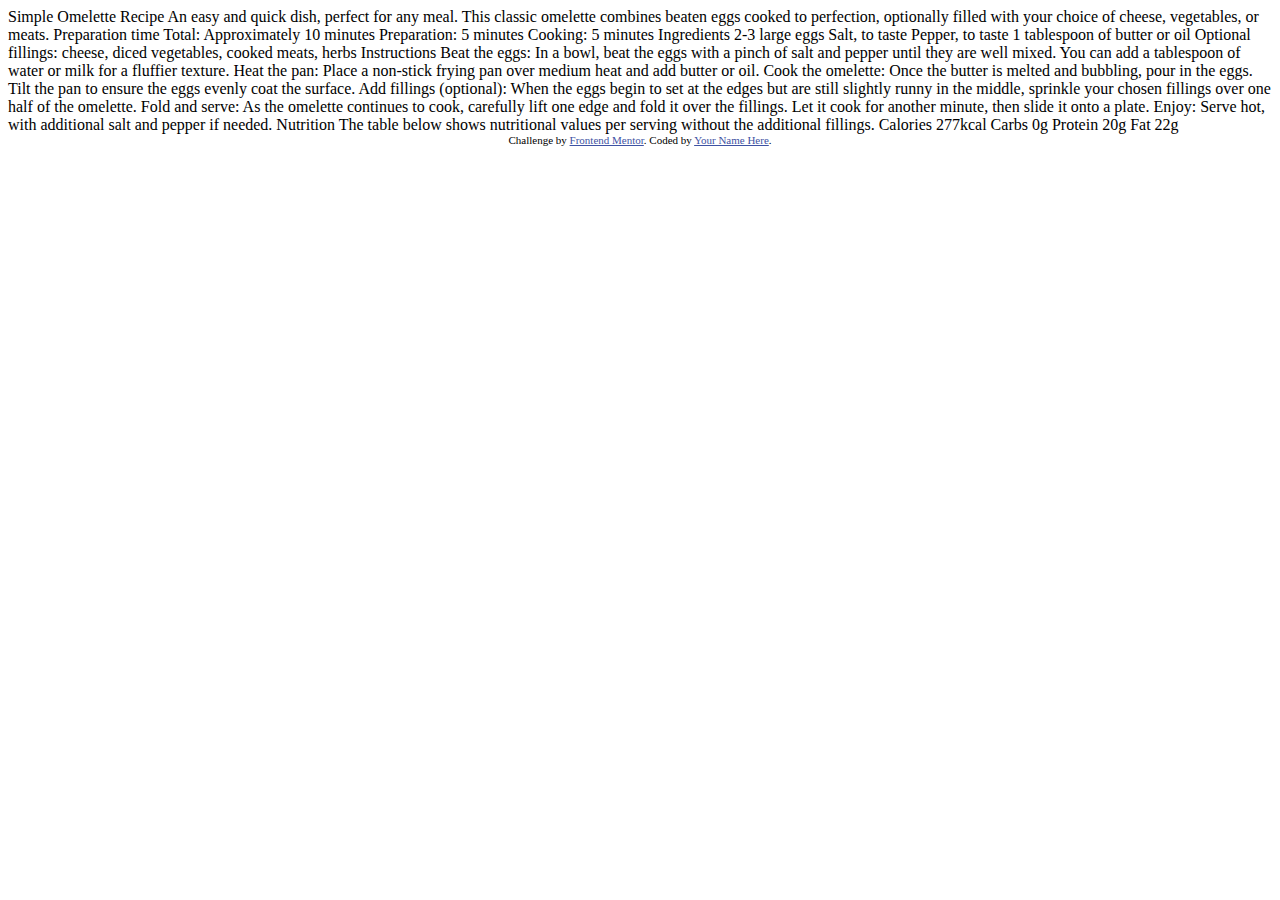
<file: index.html>
<!DOCTYPE html>
<html lang="en">
<head>
  <meta charset="UTF-8">
  <meta name="viewport" content="width=device-width, initial-scale=1.0"> <!-- displays site properly based on user's device -->

  <link rel="icon" type="image/png" sizes="32x32" href="./assets/images/favicon-32x32.png">
  
  <title>Frontend Mentor | Recipe page</title>

  <!-- Feel free to remove these styles or customise in your own stylesheet 👍 -->
  <style>
    .attribution { font-size: 11px; text-align: center; }
    .attribution a { color: hsl(228, 45%, 44%); }
  </style>
</head>
<body>

  Simple Omelette Recipe

  An easy and quick dish, perfect for any meal. This classic omelette combines beaten eggs cooked 
  to perfection, optionally filled with your choice of cheese, vegetables, or meats.

  Preparation time

  Total: Approximately 10 minutes
  Preparation: 5 minutes
  Cooking: 5 minutes

  Ingredients

  2-3 large eggs
  Salt, to taste
  Pepper, to taste
  1 tablespoon of butter or oil
  Optional fillings: cheese, diced vegetables, cooked meats, herbs

  Instructions

  Beat the eggs: In a bowl, beat the eggs with a pinch of salt and pepper until they are well mixed. 
  You can add a tablespoon of water or milk for a fluffier texture.

  Heat the pan: Place a non-stick frying pan over medium heat and add butter or oil.

  Cook the omelette: Once the butter is melted and bubbling, pour in the eggs. Tilt the pan to ensure 
  the eggs evenly coat the surface.

  Add fillings (optional): When the eggs begin to set at the edges but are still slightly runny in the 
  middle, sprinkle your chosen fillings over one half of the omelette.

  Fold and serve: As the omelette continues to cook, carefully lift one edge and fold it over the 
  fillings. Let it cook for another minute, then slide it onto a plate.

  Enjoy: Serve hot, with additional salt and pepper if needed.

  Nutrition

  The table below shows nutritional values per serving without the additional fillings.

  Calories
  277kcal

  Carbs
  0g

  Protein
  20g

  Fat
  22g
  
  <div class="attribution">
    Challenge by <a href="https://www.frontendmentor.io?ref=challenge" target="_blank">Frontend Mentor</a>. 
    Coded by <a href="#">Your Name Here</a>.
  </div>
</body>
</html>
</file>
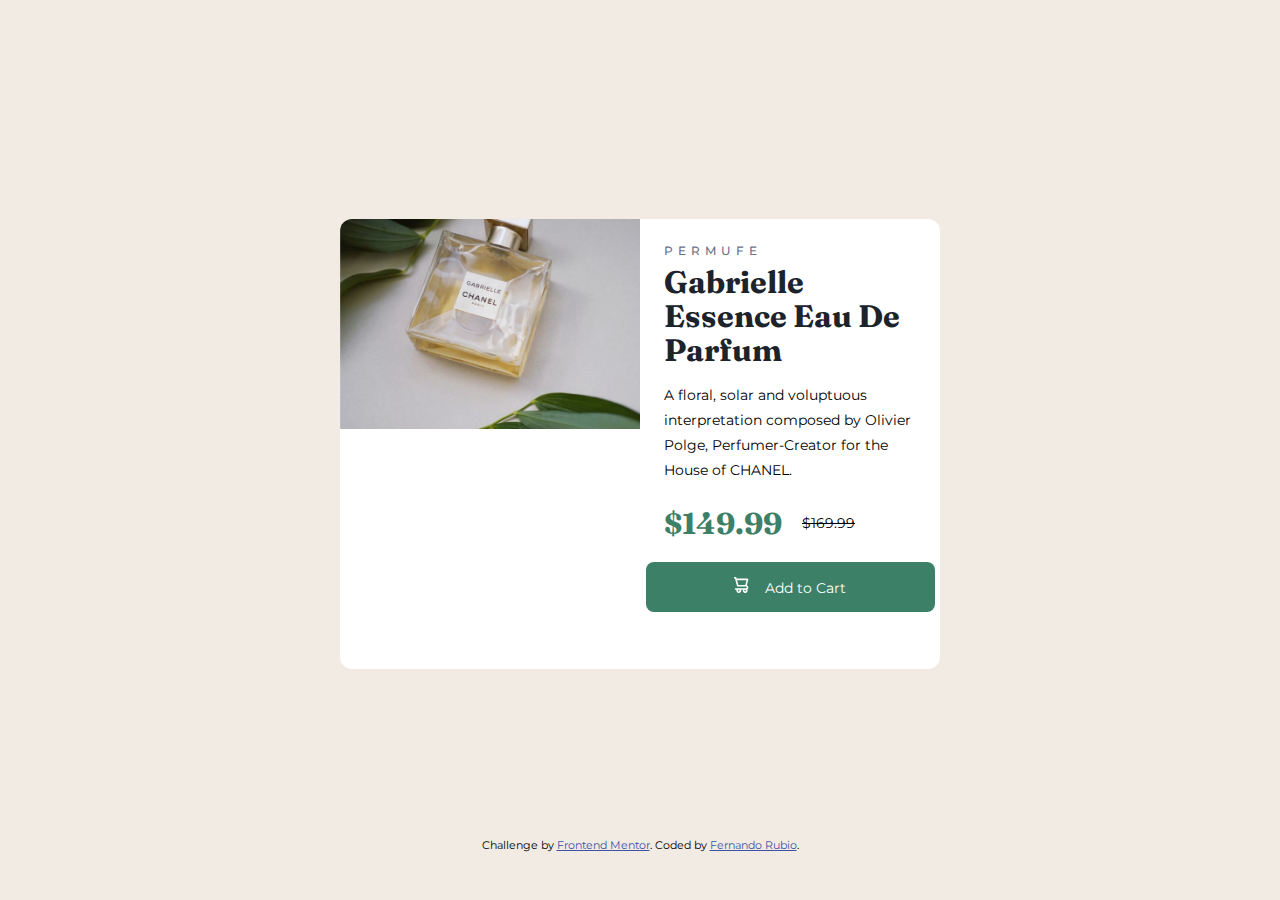
<file: product-preview-card-component-main/index.html>
<!DOCTYPE html>
<html lang="en">
  <head>
    <meta charset="UTF-8" />
    <meta name="viewport" content="width=device-width, initial-scale=1.0" />
    <!-- displays site properly based on user's device -->
    <link rel="preconnect" href="https://fonts.googleapis.com" />
    <link rel="preconnect" href="https://fonts.gstatic.com" crossorigin />
    <link
      href="https://fonts.googleapis.com/css2?family=Fraunces:opsz,wght@9..144,600&family=Montserrat:wght@500;700&display=swap"
      rel="stylesheet"
    />

    <link
      rel="stylesheet"
      href="/product-preview-card-component-main/CSS/normalize.css"
    />
    <link
      rel="stylesheet"
      href="/product-preview-card-component-main/CSS/style.css"
    />
    <link
      rel="icon"
      type="image/png"
      sizes="32x32"
      href="./images/favicon-32x32.png"
    />

    <title>Frontend Mentor | Product preview card component</title>
  </head>
  <body class="body-background">
    <main class="card">
      <section class="card__first-section">
        <img
          class="card__first-section-image"
          srcset="
            /product-preview-card-component-main/images/image-product-mobile.jpg  343w,
            /product-preview-card-component-main/images/image-product-desktop.jpg 269w
          "
          sizes="(max-width: 600) 269px,
          343px"
          src="/product-preview-card-component-main/images/image-product-mobile.jpg"
          alt="Permufe"
        />
      </section>
      <section class="card__second-section">
        <p class="card__second-section__product-type">Permufe</p>
        <p class="card__second-section__product-name">
          Gabrielle Essence Eau De Parfum
        </p>
        <p class="card__second-section__product-description">
          A floral, solar and voluptuous interpretation composed by Olivier
          Polge, Perfumer-Creator for the House of CHANEL.
        </p>
        <div class="card__second-section__price">
          <p class="card__second-section__price__discount">$149.99</p>
          <p class="card__second-section__price__normal">$169.99</p>
        </div>
        <button class="card__second-section__button">
          <img
            class="card__second-section__button-icon"
            src="/product-preview-card-component-main/images/icon-cart.svg"
            alt="carrito"
          />
          Add to Cart
        </button>
      </section>
    </main>
    <footer>
      <div class="attribution">
        Challenge by
        <a href="https://www.frontendmentor.io?ref=challenge" target="_blank"
          >Frontend Mentor</a
        >. Coded by <a href="#"> Fernando Rubio</a>.
      </div>
    </footer>
  </body>
</html>
</file>
<file: product-preview-card-component-main/CSS/style.css>
:root {
  /*Fuentes*/
  --fuente1: "Fraunces", serif;
  --fuente2: "Montserrat", sans-serif;
  /*### Primary*/

  --DarkCyan: hsl(158, 36%, 37%);
  --Cream: hsl(30, 38%, 92%);

  /*### Neutral*/

  --VeryDarkBlue: hsl(212, 21%, 14%);
  --DarkGrayishBlue: hsl(228, 12%, 48%);
  --White: hsl(0, 0%, 100%);
}

html {
  box-sizing: border-box;
  font-size: 62.5%; /*1 rem = 10 px*/
}
*,
*:before,
*:after {
  box-sizing: inherit;
}

.attribution {
  font-size: 11px;
  text-align: center;
}
.attribution a {
  color: hsl(228, 45%, 44%);
  color: var();
}

body {
  background-color: var(--Cream);
  font-size: 14px;
  font-family: var(--fuente2);
}

.card {
  width: 344px;
  height: 612px;
  background-color: var(--White);
  overflow: hidden;
  margin: 30px auto;
  border-radius: 1.2rem;
}

.card__first-section-image {
  width: 100%;
}
.card__second-section__product-type {
  text-transform: uppercase;
  letter-spacing: 0.5rem;
  font-weight: 500;
  color: var(--DarkGrayishBlue);
  font-size: 1.2rem;
  margin: 2.5rem 2.2rem 0.8rem 2.4rem;
}
.card__second-section__product-name {
  font-family: var(--fuente1);
  font-weight: 700;
  font-size: 3.1rem;
  margin: 0 2.5rem 1.6rem 2.4rem;
  color: var(--VeryDarkBlue);
  line-height: 3.4rem;
}

.card__second-section__product-description {
  line-height: 2.5rem;
  margin: 0 2.5rem 1rem 2.4rem;
}

.card__second-section__price {
  display: flex;
  margin-bottom: 1rem;
  align-items: center;
}

.card__second-section__price__discount {
  margin: 1.4rem 2rem 1rem 2.4rem;
  font-family: var(--fuente1);
  font-size: 3rem;
  font-weight: 700;
  color: var(--DarkCyan);
}
.card__second-section__price__normal {
  text-decoration: line-through;
}

.card__second-section__button {
  width: 28.9rem;
  height: 5rem;
  background-color: var(--DarkCyan);
  border: none;
  border-radius: 0.8rem;
  color: var(--White);
  display: block;
  margin: 0 auto;
}
.card__second-section__button-icon {
  margin-right: 1.2rem;
}

.card__second-section__button:hover {
  cursor: pointer;
  background-color: var(--VeryDarkBlue);
}
/*Media Queries*/
@media (min-width: 376px) {
  body {
    height: 100vh;
    width: 100vw;
    display: flex;
    flex-direction: column;
    justify-content: center;
    align-items: center;
  }
  .card {
    width: 60rem;
    height: 45rem;
    display: flex;
    margin: 17rem auto;
  }
  .card__first-section-image {
    width: 30rem;
  }
  .card__second-section {
    width: 30rem;
  }
}
</file>
